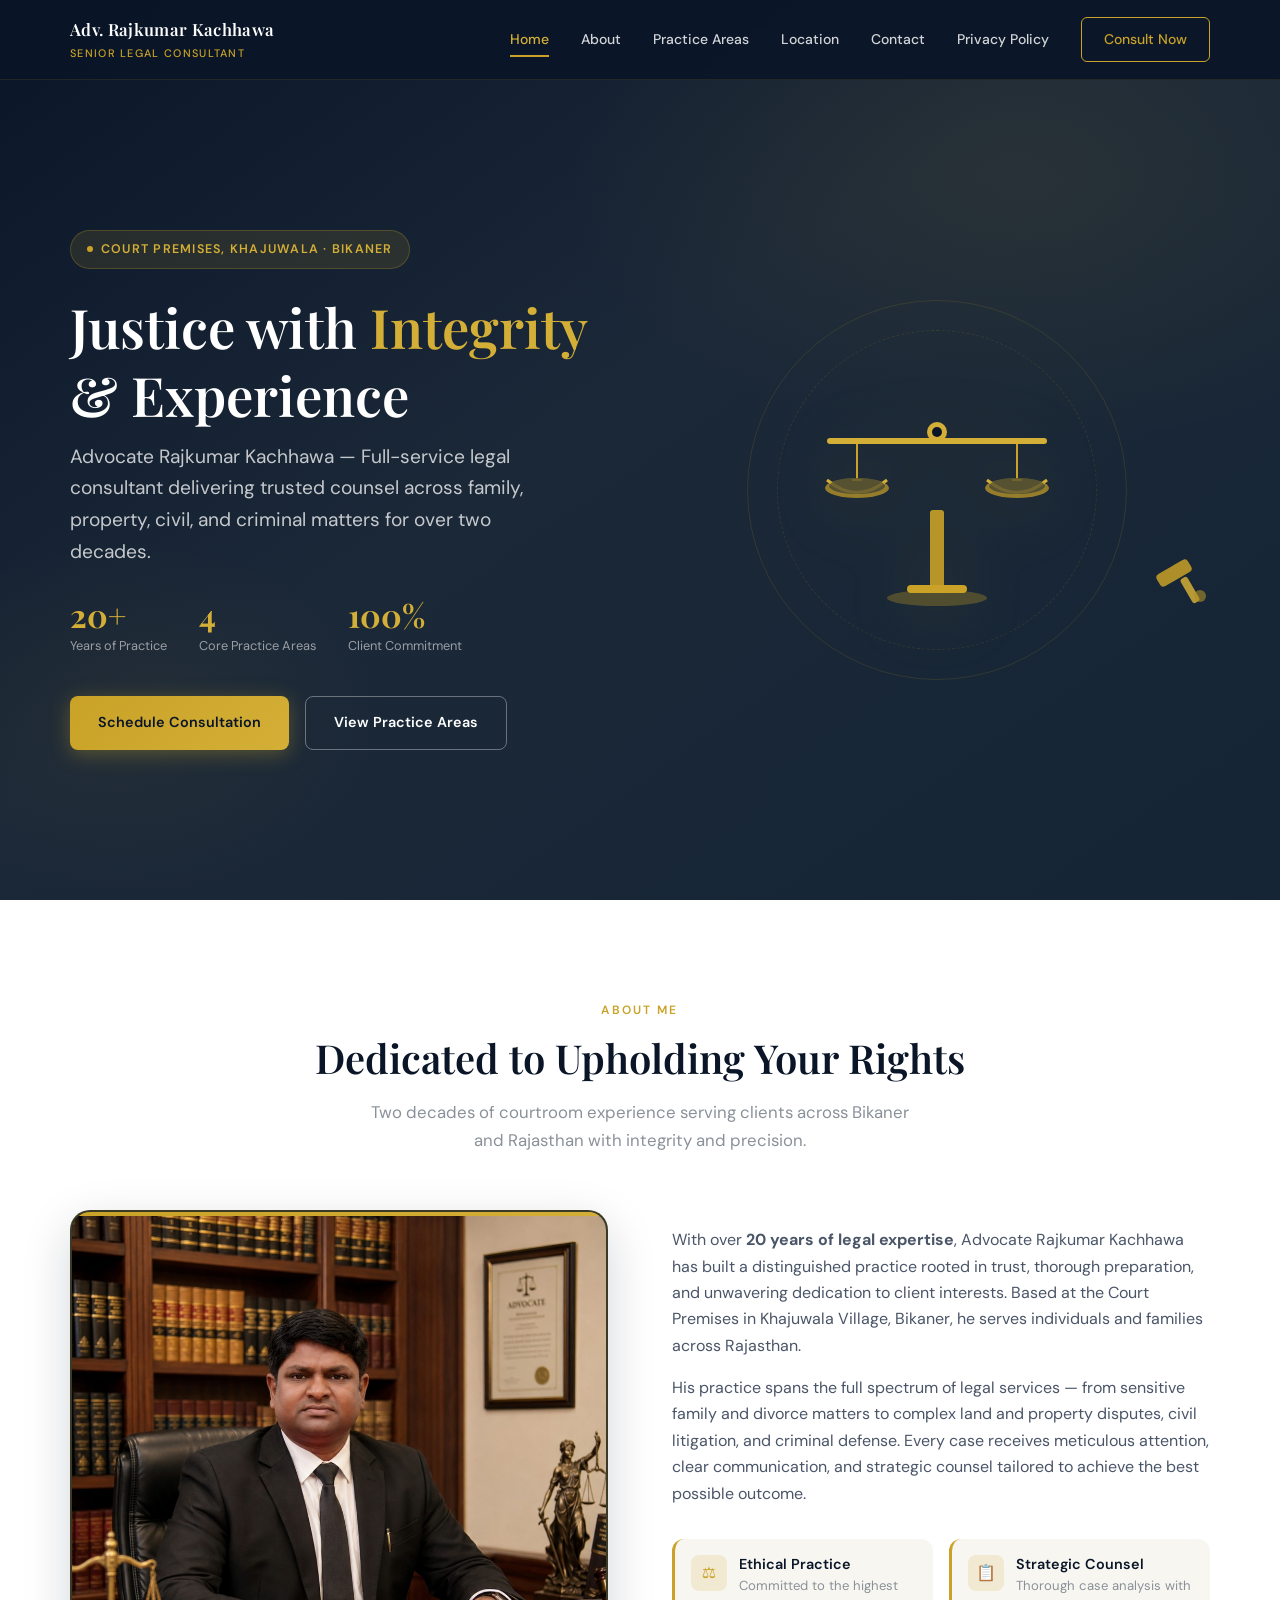
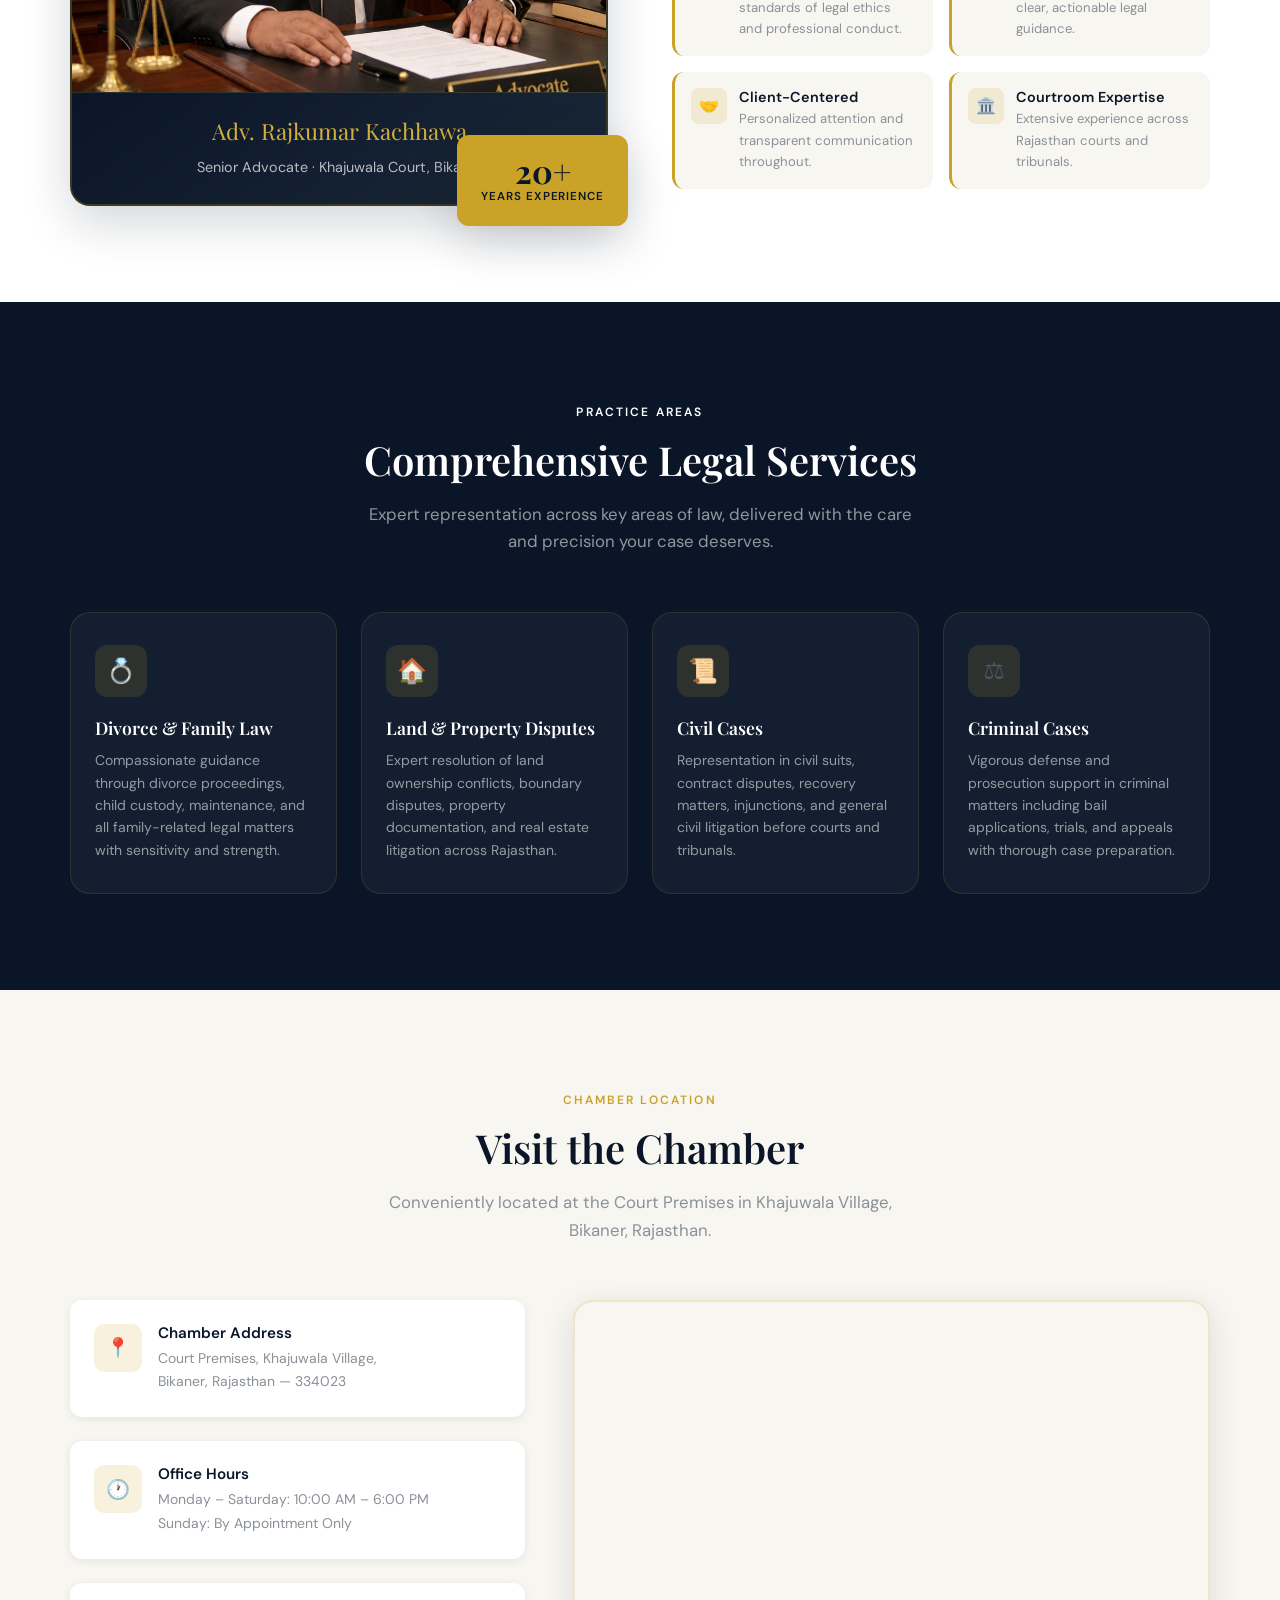
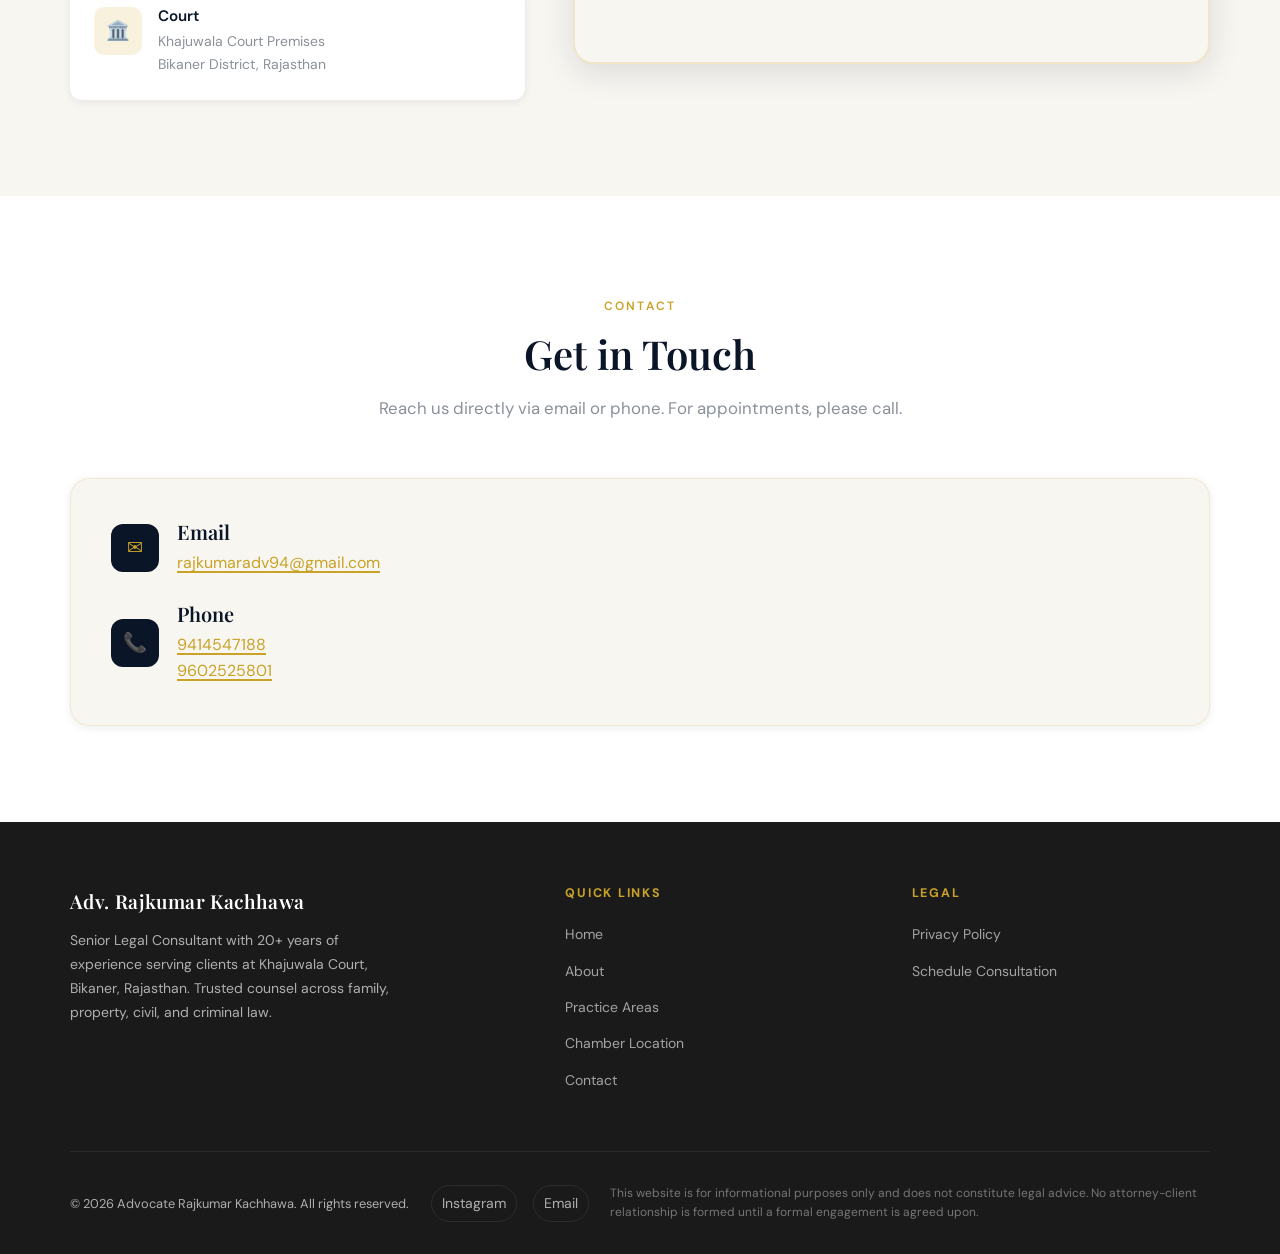
<file: advocate-rajkumar-kachhawa/index.html>
<!DOCTYPE html>
<html lang="en">
<head>
  <meta charset="UTF-8">
  <meta name="viewport" content="width=device-width, initial-scale=1.0">
  <meta name="description" content="Advocate Rajkumar Kachhawa — 20+ years of legal expertise in Bikaner, Rajasthan. Specializing in Divorce & Family Law, Land Disputes, Civil, and Criminal Cases.">
  <meta name="keywords" content="Advocate Bikaner, Lawyer Khajuwala, Family Law Rajasthan, Property Disputes, Criminal Lawyer">
  <meta property="og:title" content="Advocate Rajkumar Kachhawa | Legal Consultant">
  <meta property="og:description" content="Trusted legal counsel with 20+ years of experience at Khajuwala Court, Bikaner.">
  <meta property="og:type" content="website">
  <meta property="og:image" content="assets/advocate-rajkumar-kachhawa.png">
  <title>Advocate Rajkumar Kachhawa | Senior Legal Consultant</title>
  <link rel="preconnect" href="https://fonts.googleapis.com">
  <link rel="preconnect" href="https://fonts.gstatic.com" crossorigin>
  <link href="https://fonts.googleapis.com/css2?family=DM+Sans:ital,opsz,wght@0,9..40,400;0,9..40,500;0,9..40,600;0,9..40,700;1,9..40,400&family=Playfair+Display:ital,wght@0,500;0,600;0,700;1,500&display=swap" rel="stylesheet">
  <link rel="stylesheet" href="css/styles.css">
  <script type="application/ld+json">
  {
    "@context": "https://schema.org",
    "@type": "LegalService",
    "name": "Advocate Rajkumar Kachhawa",
    "description": "Full-Service Legal Consultant with 20+ years of expertise in Divorce, Family Law, Land Disputes, Civil and Criminal Cases.",
    "address": {
      "@type": "PostalAddress",
      "streetAddress": "Court Premises, Khajuwala Village",
      "addressLocality": "Bikaner",
      "addressRegion": "Rajasthan",
      "addressCountry": "IN"
    },
    "areaServed": "Rajasthan",
    "priceRange": "$$",
    "image": "assets/advocate-rajkumar-kachhawa.png"
  }
  </script>
</head>
<body>

  <!-- Header -->
  <header class="header" role="banner">
    <div class="container header-inner">
      <a href="index.html" class="logo" aria-label="Advocate Rajkumar Kachhawa — Home">
        <span class="logo-name">Adv. Rajkumar Kachhawa</span>
        <span class="logo-title">Senior Legal Consultant</span>
      </a>
      <nav class="nav-desktop" aria-label="Main navigation">
        <a href="#home">Home</a>
        <a href="#about">About</a>
        <a href="#practice">Practice Areas</a>
        <a href="#location">Location</a>
        <a href="#contact">Contact</a>
        <a href="privacy-policy.html">Privacy Policy</a>
        <a href="#contact" class="nav-cta">Consult Now</a>
      </nav>
      <button class="menu-toggle" aria-label="Toggle menu" aria-expanded="false" aria-controls="mobile-nav">
        <span></span><span></span><span></span>
      </button>
    </div>
    <nav class="nav-mobile" id="mobile-nav" aria-label="Mobile navigation">
      <a href="#home">Home</a>
      <a href="#about">About</a>
      <a href="#practice">Practice Areas</a>
      <a href="#location">Location</a>
      <a href="#contact">Contact</a>
      <a href="privacy-policy.html">Privacy Policy</a>
    </nav>
  </header>

  <main>
    <!-- Hero -->
    <section class="hero" id="home">
      <div class="container hero-grid">
        <div class="hero-content">
          <div class="hero-badge">
            <span class="hero-badge-dot"></span>
            Court Premises, Khajuwala · Bikaner
          </div>
          <h1>Justice with <span>Integrity</span> &amp; Experience</h1>
          <p class="hero-tagline">
            Advocate Rajkumar Kachhawa — Full-service legal consultant delivering trusted counsel across family, property, civil, and criminal matters for over two decades.
          </p>
          <div class="hero-stats">
            <div class="hero-stat">
              <div class="hero-stat-value">20+</div>
              <div class="hero-stat-label">Years of Practice</div>
            </div>
            <div class="hero-stat">
              <div class="hero-stat-value">4</div>
              <div class="hero-stat-label">Core Practice Areas</div>
            </div>
            <div class="hero-stat">
              <div class="hero-stat-value">100%</div>
              <div class="hero-stat-label">Client Commitment</div>
            </div>
          </div>
          <div class="hero-actions">
            <a href="#contact" class="btn btn-primary">Schedule Consultation</a>
            <a href="#practice" class="btn btn-outline">View Practice Areas</a>
          </div>
        </div>

        <div class="hero-visual" aria-hidden="true">
          <div class="hero-visual-ring"></div>
          <div class="hero-visual-ring"></div>
          <div class="tarazu-container">
            <svg class="tarazu-svg" viewBox="0 0 280 280" fill="none" xmlns="http://www.w3.org/2000/svg" aria-label="Scales of Justice">
              <!-- Pillar -->
              <rect x="133" y="160" width="14" height="80" rx="3" fill="#C9A227" opacity="0.9"/>
              <rect x="110" y="235" width="60" height="8" rx="4" fill="#C9A227"/>
              <!-- Base -->
              <ellipse cx="140" cy="248" rx="50" ry="8" fill="#C9A227" opacity="0.3"/>
              <!-- Beam group -->
              <g class="tarazu-beam">
                <rect x="30" y="88" width="220" height="6" rx="3" fill="#D4AF37"/>
                <!-- Chains left -->
                <line x1="60" y1="94" x2="60" y2="130" stroke="#C9A227" stroke-width="2"/>
                <line x1="55" y1="130" x2="65" y2="130" stroke="#C9A227" stroke-width="2"/>
                <!-- Chains right -->
                <line x1="220" y1="94" x2="220" y2="130" stroke="#C9A227" stroke-width="2"/>
                <line x1="215" y1="130" x2="225" y2="130" stroke="#C9A227" stroke-width="2"/>
                <!-- Pan left -->
                <g class="tarazu-pan-left">
                  <path d="M30 130 Q60 155 90 130" stroke="#D4AF37" stroke-width="3" fill="none"/>
                  <ellipse cx="60" cy="138" rx="32" ry="10" fill="#C9A227" opacity="0.7"/>
                  <ellipse cx="60" cy="136" rx="28" ry="8" fill="#1B2838" opacity="0.5"/>
                </g>
                <!-- Pan right -->
                <g class="tarazu-pan-right">
                  <path d="M190 130 Q220 155 250 130" stroke="#D4AF37" stroke-width="3" fill="none"/>
                  <ellipse cx="220" cy="138" rx="32" ry="10" fill="#C9A227" opacity="0.7"/>
                  <ellipse cx="220" cy="136" rx="28" ry="8" fill="#1B2838" opacity="0.5"/>
                </g>
              </g>
              <!-- Top ornament -->
              <circle cx="140" cy="82" r="10" fill="#D4AF37"/>
              <circle cx="140" cy="82" r="5" fill="#0A1628"/>
            </svg>
          </div>
          <!-- Floating Gavel -->
          <svg class="gavel-float" viewBox="0 0 72 72" fill="none" xmlns="http://www.w3.org/2000/svg" aria-hidden="true">
            <rect x="8" y="28" width="36" height="14" rx="4" fill="#C9A227" transform="rotate(-30 26 35)"/>
            <rect x="38" y="38" width="8" height="28" rx="3" fill="#D4AF37" transform="rotate(-30 42 52)"/>
            <circle cx="52" cy="58" r="6" fill="#C9A227" opacity="0.6"/>
          </svg>
        </div>
      </div>
    </section>

    <!-- About -->
    <section class="section about" id="about">
      <div class="container">
        <div class="section-header reveal">
          <span class="section-label">About Me</span>
          <h2 class="section-title">Dedicated to Upholding Your Rights</h2>
          <p class="section-subtitle">Two decades of courtroom experience serving clients across Bikaner and Rajasthan with integrity and precision.</p>
        </div>
        <div class="about-grid">
          <div class="about-image-wrap reveal">
            <div class="about-image-frame">
              <img
                src="assets/advocate-rajkumar-kachhawa.png"
                alt="Advocate Rajkumar Kachhawa — Senior Legal Consultant at Khajuwala Court, Bikaner"
                class="about-photo"
                width="480"
                height="480"
                loading="lazy">
              <div class="about-photo-caption">
                <p class="about-frame-name">Adv. Rajkumar Kachhawa</p>
                <p class="about-frame-text">Senior Advocate · Khajuwala Court, Bikaner</p>
              </div>
            </div>
            <div class="about-experience-badge">
              <div class="years">20+</div>
              <div class="label">Years Experience</div>
            </div>
          </div>
          <div class="about-content reveal reveal-delay-1">
            <p>
              With over <strong>20 years of legal expertise</strong>, Advocate Rajkumar Kachhawa has built a distinguished practice rooted in trust, thorough preparation, and unwavering dedication to client interests. Based at the Court Premises in Khajuwala Village, Bikaner, he serves individuals and families across Rajasthan.
            </p>
            <p>
              His practice spans the full spectrum of legal services — from sensitive family and divorce matters to complex land and property disputes, civil litigation, and criminal defense. Every case receives meticulous attention, clear communication, and strategic counsel tailored to achieve the best possible outcome.
            </p>
            <div class="about-features">
              <div class="about-feature">
                <div class="about-feature-icon">⚖️</div>
                <div>
                  <h4>Ethical Practice</h4>
                  <p>Committed to the highest standards of legal ethics and professional conduct.</p>
                </div>
              </div>
              <div class="about-feature">
                <div class="about-feature-icon">📋</div>
                <div>
                  <h4>Strategic Counsel</h4>
                  <p>Thorough case analysis with clear, actionable legal guidance.</p>
                </div>
              </div>
              <div class="about-feature">
                <div class="about-feature-icon">🤝</div>
                <div>
                  <h4>Client-Centered</h4>
                  <p>Personalized attention and transparent communication throughout.</p>
                </div>
              </div>
              <div class="about-feature">
                <div class="about-feature-icon">🏛️</div>
                <div>
                  <h4>Courtroom Expertise</h4>
                  <p>Extensive experience across Rajasthan courts and tribunals.</p>
                </div>
              </div>
            </div>
          </div>
        </div>
      </div>
    </section>

    <!-- Practice Areas -->
    <section class="section practice" id="practice">
      <div class="container">
        <div class="section-header reveal">
          <span class="section-label">Practice Areas</span>
          <h2 class="section-title">Comprehensive Legal Services</h2>
          <p class="section-subtitle">Expert representation across key areas of law, delivered with the care and precision your case deserves.</p>
        </div>
        <div class="practice-grid">
          <article class="practice-card reveal">
            <div class="practice-card-icon">💍</div>
            <h3>Divorce &amp; Family Law</h3>
            <p>Compassionate guidance through divorce proceedings, child custody, maintenance, and all family-related legal matters with sensitivity and strength.</p>
          </article>
          <article class="practice-card reveal reveal-delay-1">
            <div class="practice-card-icon">🏠</div>
            <h3>Land &amp; Property Disputes</h3>
            <p>Expert resolution of land ownership conflicts, boundary disputes, property documentation, and real estate litigation across Rajasthan.</p>
          </article>
          <article class="practice-card reveal reveal-delay-2">
            <div class="practice-card-icon">📜</div>
            <h3>Civil Cases</h3>
            <p>Representation in civil suits, contract disputes, recovery matters, injunctions, and general civil litigation before courts and tribunals.</p>
          </article>
          <article class="practice-card reveal reveal-delay-3">
            <div class="practice-card-icon">⚖️</div>
            <h3>Criminal Cases</h3>
            <p>Vigorous defense and prosecution support in criminal matters including bail applications, trials, and appeals with thorough case preparation.</p>
          </article>
        </div>
      </div>
    </section>

    <!-- Location -->
    <section class="section location" id="location">
      <div class="container">
        <div class="section-header reveal">
          <span class="section-label">Chamber Location</span>
          <h2 class="section-title">Visit the Chamber</h2>
          <p class="section-subtitle">Conveniently located at the Court Premises in Khajuwala Village, Bikaner, Rajasthan.</p>
        </div>
        <div class="location-grid">
          <div class="location-info reveal">
            <div class="location-card">
              <div class="location-card-icon">📍</div>
              <div>
                <h4>Chamber Address</h4>
                <p>Court Premises, Khajuwala Village,<br>Bikaner, Rajasthan — 334023</p>
              </div>
            </div>
            <div class="location-card">
              <div class="location-card-icon">🕐</div>
              <div>
                <h4>Office Hours</h4>
                <p>Monday – Saturday: 10:00 AM – 6:00 PM<br>Sunday: By Appointment Only</p>
              </div>
            </div>
            <div class="location-card">
              <div class="location-card-icon">🏛️</div>
              <div>
                <h4>Court</h4>
                <p>Khajuwala Court Premises<br>Bikaner District, Rajasthan</p>
              </div>
            </div>
          </div>
          <div class="location-map reveal reveal-delay-1">
            <iframe
              title="Khajuwala Village, Bikaner, Rajasthan — Map"
              src="https://maps.google.com/maps?q=Khajuwala,+Bikaner,+Rajasthan&output=embed"
              loading="lazy"
              referrerpolicy="no-referrer-when-downgrade"
              allowfullscreen>
            </iframe>
          </div>
        </div>
      </div>
    </section>

    <!-- Contact -->
    <section class="section contact" id="contact">
      <div class="container">
        <div class="section-header reveal">
          <span class="section-label">Contact</span>
          <h2 class="section-title">Get in Touch</h2>
          <p class="section-subtitle">Reach us directly via email or phone. For appointments, please call.</p>
        </div>

        <div class="contact-card reveal">
          <div class="contact-card-inner">
            <div class="contact-card-row">
              <div class="contact-card-icon">✉️</div>
              <div>
                <h3>Email</h3>
<p class="contact-card-value"><a class="contact-card-link" href="mailto:rajkumaradv94@gmail.com">rajkumaradv94@gmail.com</a></p>
              </div>
            </div>

            <div class="contact-card-row">
              <div class="contact-card-icon">📞</div>
              <div>
                <h3>Phone</h3>
                <p class="contact-card-value">
                  <a class="contact-card-link" href="tel:9414547188">9414547188</a><br>
                  <a class="contact-card-link" href="tel:9602525801">9602525801</a>
                </p>
              </div>
            </div>
          </div>
        </div>
      </div>
    </section>
  </main>

  <!-- Footer -->
  <footer class="footer" role="contentinfo">
    <div class="container">
      <div class="footer-grid">
        <div class="footer-brand">
          <div class="logo-name">Adv. Rajkumar Kachhawa</div>
          <p>Senior Legal Consultant with 20+ years of experience serving clients at Khajuwala Court, Bikaner, Rajasthan. Trusted counsel across family, property, civil, and criminal law.</p>
        </div>
        <div class="footer-col">
          <h4>Quick Links</h4>
          <ul>
            <li><a href="#home">Home</a></li>
            <li><a href="#about">About</a></li>
            <li><a href="#practice">Practice Areas</a></li>
            <li><a href="#location">Chamber Location</a></li>
            <li><a href="#contact">Contact</a></li>
          </ul>
        </div>
        <div class="footer-col">
          <h4>Legal</h4>
          <ul>
            <li><a href="privacy-policy.html">Privacy Policy</a></li>
            <li><a href="#contact">Schedule Consultation</a></li>
          </ul>
        </div>
      </div>
      <div class="footer-bottom">
        <p>&copy; 2026 Advocate Rajkumar Kachhawa. All rights reserved.</p>
        <div class="footer-contact-links" aria-label="Social and email links">
          <a class="footer-link" href="https://instagram.com/adv.rajkumar_94" target="_blank" rel="noopener noreferrer">Instagram</a>
          <a class="footer-link" href="mailto:rajkumaradv94@gmail.com">Email</a>



        </div>
        <p class="footer-disclaimer">This website is for informational purposes only and does not constitute legal advice. No attorney-client relationship is formed until a formal engagement is agreed upon.</p>
      </div>
    </div>
  </footer>

  <script src="js/main.js"></script>
</body>
</html>
</file>
<file: advocate-rajkumar-kachhawa/css/styles.css>
/* ============================================
   Advocate Rajkumar Kachhawa — Portfolio Site
   Theme: Navy · Charcoal · Premium Gold
   ============================================ */

:root {
  --navy-deep: #0a1628;
  --navy: #1b2838;
  --navy-light: #243447;
  --charcoal: #1a1a1a;
  --charcoal-soft: #2d2d2d;
  --gold: #c9a227;
  --gold-light: #d4af37;
  --gold-muted: rgba(201, 162, 39, 0.15);
  --cream: #f8f6f1;
  --white: #ffffff;
  --text-muted: #8a9199;
  --text-body: #4a5568;
  --font-display: "Playfair Display", Georgia, serif;
  --font-body: "DM Sans", system-ui, sans-serif;
  --header-height: 80px;
  --transition: 0.35s cubic-bezier(0.4, 0, 0.2, 1);
  --shadow-sm: 0 2px 8px rgba(10, 22, 40, 0.08);
  --shadow-md: 0 8px 32px rgba(10, 22, 40, 0.12);
  --shadow-lg: 0 16px 48px rgba(10, 22, 40, 0.18);
  --radius: 12px;
  --radius-lg: 20px;
}

*, *::before, *::after {
  box-sizing: border-box;
  margin: 0;
  padding: 0;
}

html {
  scroll-behavior: smooth;
  scroll-padding-top: var(--header-height);
}

body {
  font-family: var(--font-body);
  font-size: 16px;
  line-height: 1.65;
  color: var(--text-body);
  background: var(--cream);
  overflow-x: hidden;
  -webkit-font-smoothing: antialiased;
}

img, svg {
  display: block;
  max-width: 100%;
}

a {
  color: inherit;
  text-decoration: none;
  transition: color var(--transition);
}

ul {
  list-style: none;
}

h1, h2, h3, h4 {
  font-family: var(--font-display);
  color: var(--navy-deep);
  line-height: 1.25;
  font-weight: 600;
}

.container {
  width: min(1140px, 92vw);
  margin-inline: auto;
}

.section {
  padding: 96px 0;
}

.section-label {
  display: inline-block;
  font-size: 0.75rem;
  font-weight: 600;
  letter-spacing: 0.18em;
  text-transform: uppercase;
  color: var(--gold);
  margin-bottom: 12px;
}

.section-title {
  font-size: clamp(1.75rem, 4vw, 2.5rem);
  margin-bottom: 16px;
}

.section-subtitle {
  font-size: 1.05rem;
  color: var(--text-muted);
  max-width: 560px;
}

.section-header {
  text-align: center;
  margin-bottom: 56px;
}

.section-header .section-subtitle {
  margin-inline: auto;
}

/* ---- Header ---- */
.header {
  position: fixed;
  top: 0;
  left: 0;
  right: 0;
  z-index: 1000;
  height: var(--header-height);
  background: rgba(10, 22, 40, 0.92);
  backdrop-filter: blur(12px);
  border-bottom: 1px solid rgba(201, 162, 39, 0.12);
  transition: background var(--transition), box-shadow var(--transition);
}

.header.scrolled {
  background: rgba(10, 22, 40, 0.98);
  box-shadow: var(--shadow-md);
}

.header-inner {
  display: flex;
  align-items: center;
  justify-content: space-between;
  height: 100%;
}

.logo {
  display: flex;
  flex-direction: column;
  gap: 2px;
}

.logo-name {
  font-family: var(--font-display);
  font-size: 1.05rem;
  font-weight: 600;
  color: var(--white);
  letter-spacing: 0.02em;
}

.logo-title {
  font-size: 0.68rem;
  font-weight: 500;
  letter-spacing: 0.12em;
  text-transform: uppercase;
  color: var(--gold);
}

.nav-desktop {
  display: flex;
  align-items: center;
  gap: 32px;
}

.nav-desktop a {
  font-size: 0.875rem;
  font-weight: 500;
  color: rgba(255, 255, 255, 0.82);
  position: relative;
  padding: 4px 0;
}

.nav-desktop a::after {
  content: "";
  position: absolute;
  bottom: -2px;
  left: 0;
  width: 0;
  height: 2px;
  background: var(--gold);
  transition: width var(--transition);
}

.nav-desktop a:hover,
.nav-desktop a.active {
  color: var(--gold-light);
}

.nav-desktop a:hover::after,
.nav-desktop a.active::after {
  width: 100%;
}

.nav-cta {
  padding: 10px 22px !important;
  background: transparent;
  border: 1.5px solid var(--gold);
  border-radius: 6px;
  color: var(--gold) !important;
  transition: background var(--transition), color var(--transition) !important;
}

.nav-cta::after {
  display: none !important;
}

.nav-cta:hover {
  background: var(--gold) !important;
  color: var(--navy-deep) !important;
}

.menu-toggle {
  display: none;
  flex-direction: column;
  gap: 5px;
  background: none;
  border: none;
  cursor: pointer;
  padding: 8px;
}

.menu-toggle span {
  display: block;
  width: 24px;
  height: 2px;
  background: var(--gold);
  transition: transform var(--transition), opacity var(--transition);
}

.menu-toggle.open span:nth-child(1) {
  transform: translateY(7px) rotate(45deg);
}

.menu-toggle.open span:nth-child(2) {
  opacity: 0;
}

.menu-toggle.open span:nth-child(3) {
  transform: translateY(-7px) rotate(-45deg);
}

.nav-mobile {
  display: none;
  position: fixed;
  top: var(--header-height);
  left: 0;
  right: 0;
  background: var(--navy-deep);
  padding: 24px;
  border-bottom: 1px solid rgba(201, 162, 39, 0.15);
  transform: translateY(-110%);
  opacity: 0;
  transition: transform var(--transition), opacity var(--transition);
  z-index: 999;
}

.nav-mobile.open {
  transform: translateY(0);
  opacity: 1;
}

.nav-mobile a {
  display: block;
  padding: 14px 0;
  font-size: 1rem;
  font-weight: 500;
  color: rgba(255, 255, 255, 0.85);
  border-bottom: 1px solid rgba(255, 255, 255, 0.06);
}

.nav-mobile a:hover {
  color: var(--gold);
}

/* ---- Hero ---- */
.hero {
  min-height: 100vh;
  display: flex;
  align-items: center;
  background: linear-gradient(145deg, var(--navy-deep) 0%, var(--navy) 45%, #152535 100%);
  position: relative;
  overflow: hidden;
  padding-top: var(--header-height);
}

.hero::before {
  content: "";
  position: absolute;
  inset: 0;
  background:
    radial-gradient(ellipse 60% 50% at 80% 20%, rgba(201, 162, 39, 0.08) 0%, transparent 60%),
    radial-gradient(ellipse 40% 40% at 10% 80%, rgba(201, 162, 39, 0.05) 0%, transparent 50%);
  pointer-events: none;
}

.hero-grid {
  display: grid;
  grid-template-columns: 1fr 1fr;
  gap: 48px;
  align-items: center;
  position: relative;
  z-index: 1;
  padding: 48px 0;
}

.hero-content {
  animation: fadeUp 1s ease forwards;
}

.hero-badge {
  display: inline-flex;
  align-items: center;
  gap: 8px;
  padding: 8px 16px;
  background: rgba(201, 162, 39, 0.12);
  border: 1px solid rgba(201, 162, 39, 0.25);
  border-radius: 100px;
  font-size: 0.78rem;
  font-weight: 600;
  letter-spacing: 0.1em;
  text-transform: uppercase;
  color: var(--gold-light);
  margin-bottom: 24px;
}

.hero-badge-dot {
  width: 6px;
  height: 6px;
  background: var(--gold);
  border-radius: 50%;
  animation: pulse 2s ease infinite;
}

.hero h1 {
  font-size: clamp(2.2rem, 5vw, 3.4rem);
  color: var(--white);
  margin-bottom: 12px;
}

.hero h1 span {
  color: var(--gold-light);
}

.hero-tagline {
  font-size: clamp(1rem, 2vw, 1.2rem);
  color: rgba(255, 255, 255, 0.75);
  margin-bottom: 32px;
  max-width: 480px;
}

.hero-stats {
  display: flex;
  gap: 32px;
  margin-bottom: 40px;
  flex-wrap: wrap;
}

.hero-stat {
  text-align: left;
}

.hero-stat-value {
  font-family: var(--font-display);
  font-size: 2rem;
  font-weight: 700;
  color: var(--gold-light);
  line-height: 1;
}

.hero-stat-label {
  font-size: 0.8rem;
  color: rgba(255, 255, 255, 0.55);
  margin-top: 4px;
}

.hero-actions {
  display: flex;
  gap: 16px;
  flex-wrap: wrap;
}

.btn {
  display: inline-flex;
  align-items: center;
  justify-content: center;
  gap: 8px;
  padding: 14px 28px;
  font-family: var(--font-body);
  font-size: 0.9rem;
  font-weight: 600;
  border-radius: 8px;
  border: none;
  cursor: pointer;
  transition: transform var(--transition), box-shadow var(--transition), background var(--transition);
}

.btn:active {
  transform: scale(0.98);
}

.btn-primary {
  background: linear-gradient(135deg, var(--gold) 0%, var(--gold-light) 100%);
  color: var(--navy-deep);
  box-shadow: 0 4px 20px rgba(201, 162, 39, 0.35);
}

.btn-primary:hover {
  box-shadow: 0 6px 28px rgba(201, 162, 39, 0.5);
  transform: translateY(-2px);
}

.btn-outline {
  background: transparent;
  color: var(--white);
  border: 1.5px solid rgba(255, 255, 255, 0.35);
}

.btn-outline:hover {
  border-color: var(--gold);
  color: var(--gold);
  transform: translateY(-2px);
}

.hero-visual {
  display: flex;
  align-items: center;
  justify-content: center;
  position: relative;
  animation: fadeUp 1s 0.2s ease both;
}

.hero-visual-ring {
  position: absolute;
  width: 380px;
  height: 380px;
  border: 1px solid rgba(201, 162, 39, 0.15);
  border-radius: 50%;
  animation: spinSlow 30s linear infinite;
}

.hero-visual-ring:nth-child(2) {
  width: 320px;
  height: 320px;
  border-style: dashed;
  animation-direction: reverse;
  animation-duration: 25s;
}

.tarazu-container {
  width: 280px;
  height: 280px;
  position: relative;
  z-index: 2;
}

.tarazu-svg {
  width: 100%;
  height: 100%;
  filter: drop-shadow(0 8px 32px rgba(201, 162, 39, 0.2));
}

.tarazu-beam {
  transform-origin: 140px 90px;
  animation: tarazuSway 4s ease-in-out infinite;
}

.tarazu-pan-left {
  transform-origin: 60px 130px;
  animation: panLeft 4s ease-in-out infinite;
}

.tarazu-pan-right {
  transform-origin: 220px 130px;
  animation: panRight 4s ease-in-out infinite;
}

.gavel-float {
  position: absolute;
  bottom: 20px;
  right: -10px;
  width: 72px;
  height: 72px;
  opacity: 0.85;
  animation: floatGavel 5s ease-in-out infinite;
}

/* ---- About ---- */
.about {
  background: var(--white);
}

.about-grid {
  display: grid;
  grid-template-columns: 1fr 1fr;
  gap: 64px;
  align-items: center;
}

.about-image-wrap {
  position: relative;
}

.about-image-frame {
  background: var(--navy-deep);
  border-radius: var(--radius-lg);
  padding: 0;
  position: relative;
  overflow: hidden;
  border: 2px solid rgba(201, 162, 39, 0.25);
  box-shadow: var(--shadow-lg);
}

.about-image-frame::before {
  content: "";
  position: absolute;
  top: 0;
  left: 0;
  right: 0;
  height: 4px;
  background: linear-gradient(90deg, var(--gold), var(--gold-light));
  z-index: 2;
}

.about-photo {
  width: 100%;
  aspect-ratio: 1 / 1;
  object-fit: cover;
  object-position: center top;
  display: block;
}

.about-photo-caption {
  padding: 20px 24px 24px;
  background: linear-gradient(145deg, var(--navy-deep), var(--navy));
  text-align: center;
  border-top: 1px solid rgba(201, 162, 39, 0.15);
}

.about-frame-text {
  text-align: center;
  color: rgba(255, 255, 255, 0.7);
  font-size: 0.9rem;
  margin: 0;
}

.about-frame-name {
  font-family: var(--font-display);
  font-size: 1.4rem;
  color: var(--gold-light);
  margin-bottom: 6px;
}

.about-experience-badge {
  position: absolute;
  bottom: -20px;
  right: -20px;
  background: var(--gold);
  color: var(--navy-deep);
  padding: 20px 24px;
  border-radius: var(--radius);
  text-align: center;
  box-shadow: var(--shadow-lg);
}

.about-experience-badge .years {
  font-family: var(--font-display);
  font-size: 2rem;
  font-weight: 700;
  line-height: 1;
}

.about-experience-badge .label {
  font-size: 0.72rem;
  font-weight: 600;
  letter-spacing: 0.08em;
  text-transform: uppercase;
}

.about-content p {
  margin-bottom: 16px;
}

.about-features {
  display: grid;
  grid-template-columns: 1fr 1fr;
  gap: 16px;
  margin-top: 32px;
}

.about-feature {
  display: flex;
  align-items: flex-start;
  gap: 12px;
  padding: 16px;
  background: var(--cream);
  border-radius: var(--radius);
  border-left: 3px solid var(--gold);
}

.about-feature-icon {
  flex-shrink: 0;
  width: 36px;
  height: 36px;
  background: var(--gold-muted);
  border-radius: 8px;
  display: flex;
  align-items: center;
  justify-content: center;
  color: var(--gold);
  font-size: 1rem;
}

.about-feature h4 {
  font-family: var(--font-body);
  font-size: 0.9rem;
  font-weight: 600;
  margin-bottom: 2px;
}

.about-feature p {
  font-size: 0.82rem;
  color: var(--text-muted);
  margin: 0;
}

/* ---- Practice Areas ---- */
.practice {
  background: var(--navy-deep);
  position: relative;
}

.practice .section-label,
.practice .section-title {
  color: var(--white);
}

.practice .section-subtitle {
  color: rgba(255, 255, 255, 0.55);
}

.practice-grid {
  display: grid;
  grid-template-columns: repeat(4, 1fr);
  gap: 24px;
}

.practice-card {
  background: rgba(255, 255, 255, 0.04);
  border: 1px solid rgba(201, 162, 39, 0.15);
  border-radius: var(--radius-lg);
  padding: 32px 24px;
  transition: transform var(--transition), border-color var(--transition), background var(--transition);
  cursor: default;
}

.practice-card:hover {
  transform: translateY(-6px);
  border-color: rgba(201, 162, 39, 0.4);
  background: rgba(255, 255, 255, 0.07);
}

.practice-card-icon {
  width: 52px;
  height: 52px;
  background: var(--gold-muted);
  border-radius: 12px;
  display: flex;
  align-items: center;
  justify-content: center;
  margin-bottom: 20px;
  font-size: 1.5rem;
  transition: background var(--transition);
}

.practice-card:hover .practice-card-icon {
  background: rgba(201, 162, 39, 0.25);
}

.practice-card h3 {
  font-size: 1.1rem;
  color: var(--white);
  margin-bottom: 10px;
}

.practice-card p {
  font-size: 0.875rem;
  color: rgba(255, 255, 255, 0.55);
  line-height: 1.6;
}

/* ---- Location ---- */
.location {
  background: var(--cream);
}

.location-grid {
  display: grid;
  grid-template-columns: 1fr 1.4fr;
  gap: 48px;
  align-items: start;
}

.location-info {
  display: flex;
  flex-direction: column;
  gap: 24px;
}

.location-card {
  display: flex;
  gap: 16px;
  padding: 24px;
  background: var(--white);
  border-radius: var(--radius);
  box-shadow: var(--shadow-sm);
  transition: box-shadow var(--transition);
}

.location-card:hover {
  box-shadow: var(--shadow-md);
}

.location-card-icon {
  flex-shrink: 0;
  width: 48px;
  height: 48px;
  background: var(--gold-muted);
  border-radius: 10px;
  display: flex;
  align-items: center;
  justify-content: center;
  color: var(--gold);
  font-size: 1.2rem;
}

.location-card h4 {
  font-family: var(--font-body);
  font-size: 0.95rem;
  font-weight: 600;
  margin-bottom: 4px;
}

.location-card p {
  font-size: 0.875rem;
  color: var(--text-muted);
  margin: 0;
}

.location-map {
  border-radius: var(--radius-lg);
  overflow: hidden;
  box-shadow: var(--shadow-md);
  border: 2px solid rgba(201, 162, 39, 0.2);
  min-height: 360px;
}

.location-map iframe {
  width: 100%;
  height: 100%;
  min-height: 360px;
  border: 0;
  display: block;
}

/* ---- Contact ---- */
.contact {
  background: var(--white);
}

/* Contact card (form removed) */
.contact-card {
  background: var(--cream);
  padding: 40px;
  border-radius: var(--radius-lg);
  border: 1px solid rgba(201, 162, 39, 0.15);
  box-shadow: var(--shadow-sm);
}

.contact-card-inner {
  display: grid;
  gap: 24px;
}

.contact-card-row {
  display: flex;
  align-items: center;
  gap: 18px;
}

.contact-card-icon {
  width: 48px;
  height: 48px;
  background: var(--navy-deep);
  border-radius: 12px;
  display: flex;
  align-items: center;
  justify-content: center;
  color: var(--gold);
  font-size: 1.2rem;
  flex-shrink: 0;
}

.contact-card-row h3 {
  font-size: 1.25rem;
  margin-bottom: 6px;
}

.contact-card-value {
  margin: 0;
  color: var(--text-body);
}

.contact-card-link {
  color: var(--gold);
  text-decoration: underline;
  text-decoration-thickness: 2px;
  text-underline-offset: 3px;
}

.contact-card-link:hover {
  color: var(--gold-light);
}

/* ---- Footer ---- */
.footer {
  background: var(--charcoal);
  color: rgba(255, 255, 255, 0.65);
  padding: 64px 0 32px;
}

.footer-grid {
  display: grid;
  grid-template-columns: 1.5fr 1fr 1fr;
  gap: 48px;
  margin-bottom: 48px;
}

.footer-brand .logo-name {
  font-size: 1.2rem;
  margin-bottom: 12px;
}

.footer-brand p {
  font-size: 0.875rem;
  line-height: 1.7;
  max-width: 320px;
}

.footer-col h4 {
  font-family: var(--font-body);
  font-size: 0.78rem;
  font-weight: 700;
  letter-spacing: 0.14em;
  text-transform: uppercase;
  color: var(--gold);
  margin-bottom: 20px;
}

.footer-col ul li {
  margin-bottom: 10px;
}

.footer-col a {
  font-size: 0.875rem;
  color: rgba(255, 255, 255, 0.6);
}

.footer-col a:hover {
  color: var(--gold-light);
}

.footer-bottom {
  display: flex;
  align-items: center;
  justify-content: space-between;
  flex-wrap: wrap;
  gap: 16px;
  padding-top: 32px;
  border-top: 1px solid rgba(255, 255, 255, 0.08);
  font-size: 0.8rem;
}

.footer-contact-links {
  display: flex;
  align-items: center;
  gap: 16px;
}

.footer-link {
  color: rgba(255, 255, 255, 0.65);
  font-size: 0.875rem;
  padding: 6px 10px;
  border: 1px solid rgba(255, 255, 255, 0.08);
  border-radius: 999px;
  transition: color var(--transition), border-color var(--transition), background var(--transition);
}

.footer-link:hover {
  color: var(--gold-light);
  border-color: rgba(201, 162, 39, 0.35);
  background: rgba(201, 162, 39, 0.08);
}


.footer-disclaimer {
  font-size: 0.75rem;
  color: rgba(255, 255, 255, 0.4);
  max-width: 600px;
  line-height: 1.6;
}

/* ---- Privacy Policy Page ---- */
.page-hero {
  background: linear-gradient(145deg, var(--navy-deep), var(--navy));
  padding: calc(var(--header-height) + 64px) 0 64px;
  text-align: center;
}

.page-hero h1 {
  font-size: clamp(2rem, 4vw, 2.75rem);
  color: var(--white);
  margin-bottom: 12px;
}

.page-hero p {
  color: rgba(255, 255, 255, 0.6);
  font-size: 0.95rem;
}

.privacy-content {
  background: var(--white);
  padding: 72px 0 96px;
}

.privacy-body {
  max-width: 760px;
  margin-inline: auto;
}

.privacy-meta {
  display: flex;
  align-items: center;
  gap: 16px;
  padding: 16px 20px;
  background: var(--cream);
  border-left: 4px solid var(--gold);
  border-radius: 0 var(--radius) var(--radius) 0;
  margin-bottom: 48px;
  font-size: 0.875rem;
  color: var(--text-muted);
}

.privacy-body h2 {
  font-size: 1.35rem;
  margin: 40px 0 16px;
  padding-bottom: 8px;
  border-bottom: 1px solid rgba(201, 162, 39, 0.2);
}

.privacy-body h2:first-of-type {
  margin-top: 0;
}

.privacy-body p {
  margin-bottom: 16px;
  font-size: 1rem;
  line-height: 1.75;
  color: var(--text-body);
}

.privacy-body ul {
  margin: 0 0 16px 24px;
  list-style: disc;
}

.privacy-body ul li {
  margin-bottom: 8px;
  line-height: 1.7;
  color: var(--text-body);
}

.privacy-body a {
  color: var(--gold);
  text-decoration: underline;
}

.privacy-body a:hover {
  color: var(--gold-light);
}

.privacy-toc {
  background: var(--cream);
  padding: 28px 32px;
  border-radius: var(--radius);
  margin-bottom: 48px;
}

.privacy-toc h3 {
  font-family: var(--font-body);
  font-size: 0.85rem;
  font-weight: 700;
  letter-spacing: 0.1em;
  text-transform: uppercase;
  color: var(--navy-deep);
  margin-bottom: 16px;
}

.privacy-toc ol {
  list-style: decimal;
  margin-left: 20px;
}

.privacy-toc ol li {
  margin-bottom: 6px;
}

.privacy-toc a {
  font-size: 0.9rem;
  color: var(--text-body);
}

.privacy-toc a:hover {
  color: var(--gold);
}

/* ---- Scroll Animations ---- */
.reveal {
  opacity: 0;
  transform: translateY(28px);
  transition: opacity 0.7s ease, transform 0.7s ease;
}

.reveal.visible {
  opacity: 1;
  transform: translateY(0);
}

.reveal-delay-1 { transition-delay: 0.1s; }
.reveal-delay-2 { transition-delay: 0.2s; }
.reveal-delay-3 { transition-delay: 0.3s; }
.reveal-delay-4 { transition-delay: 0.4s; }

/* ---- Keyframes ---- */
@keyframes fadeUp {
  from { opacity: 0; transform: translateY(32px); }
  to { opacity: 1; transform: translateY(0); }
}

@keyframes pulse {
  0%, 100% { opacity: 1; }
  50% { opacity: 0.4; }
}

@keyframes spinSlow {
  from { transform: rotate(0deg); }
  to { transform: rotate(360deg); }
}

@keyframes tarazuSway {
  0%, 100% { transform: rotate(-2deg); }
  50% { transform: rotate(2deg); }
}

@keyframes panLeft {
  0%, 100% { transform: rotate(4deg); }
  50% { transform: rotate(-4deg); }
}

@keyframes panRight {
  0%, 100% { transform: rotate(-4deg); }
  50% { transform: rotate(4deg); }
}

@keyframes floatGavel {
  0%, 100% { transform: translateY(0) rotate(-8deg); }
  50% { transform: translateY(-12px) rotate(4deg); }
}

/* ---- Reduced Motion ---- */
@media (prefers-reduced-motion: reduce) {
  html { scroll-behavior: auto; }
  *, *::before, *::after {
    animation-duration: 0.01ms !important;
    animation-iteration-count: 1 !important;
    transition-duration: 0.01ms !important;
  }
  .reveal { opacity: 1; transform: none; }
}

/* ---- Responsive ---- */
@media (max-width: 1024px) {
  .practice-grid {
    grid-template-columns: repeat(2, 1fr);
  }
}

@media (max-width: 768px) {
  .section { padding: 72px 0; }

  .nav-desktop { display: none; }
  .menu-toggle { display: flex; }
  .nav-mobile { display: block; }

  .hero-grid,
  .about-grid,
  .location-grid,
  .contact-grid {
    grid-template-columns: 1fr;
    gap: 40px;
  }

  .hero-visual { order: -1; }
  .tarazu-container { width: 220px; height: 220px; }
  .hero-visual-ring { width: 280px; height: 280px; }
  .hero-visual-ring:nth-child(2) { width: 240px; height: 240px; }

  .about-experience-badge {
    bottom: -16px;
    right: 16px;
  }

  .practice-grid {
    grid-template-columns: 1fr;
  }

  .form-row {
    grid-template-columns: 1fr;
  }

  .footer-grid {
    grid-template-columns: 1fr;
    gap: 32px;
  }

  .footer-bottom {
    flex-direction: column;
    text-align: center;
  }
}
</file>
